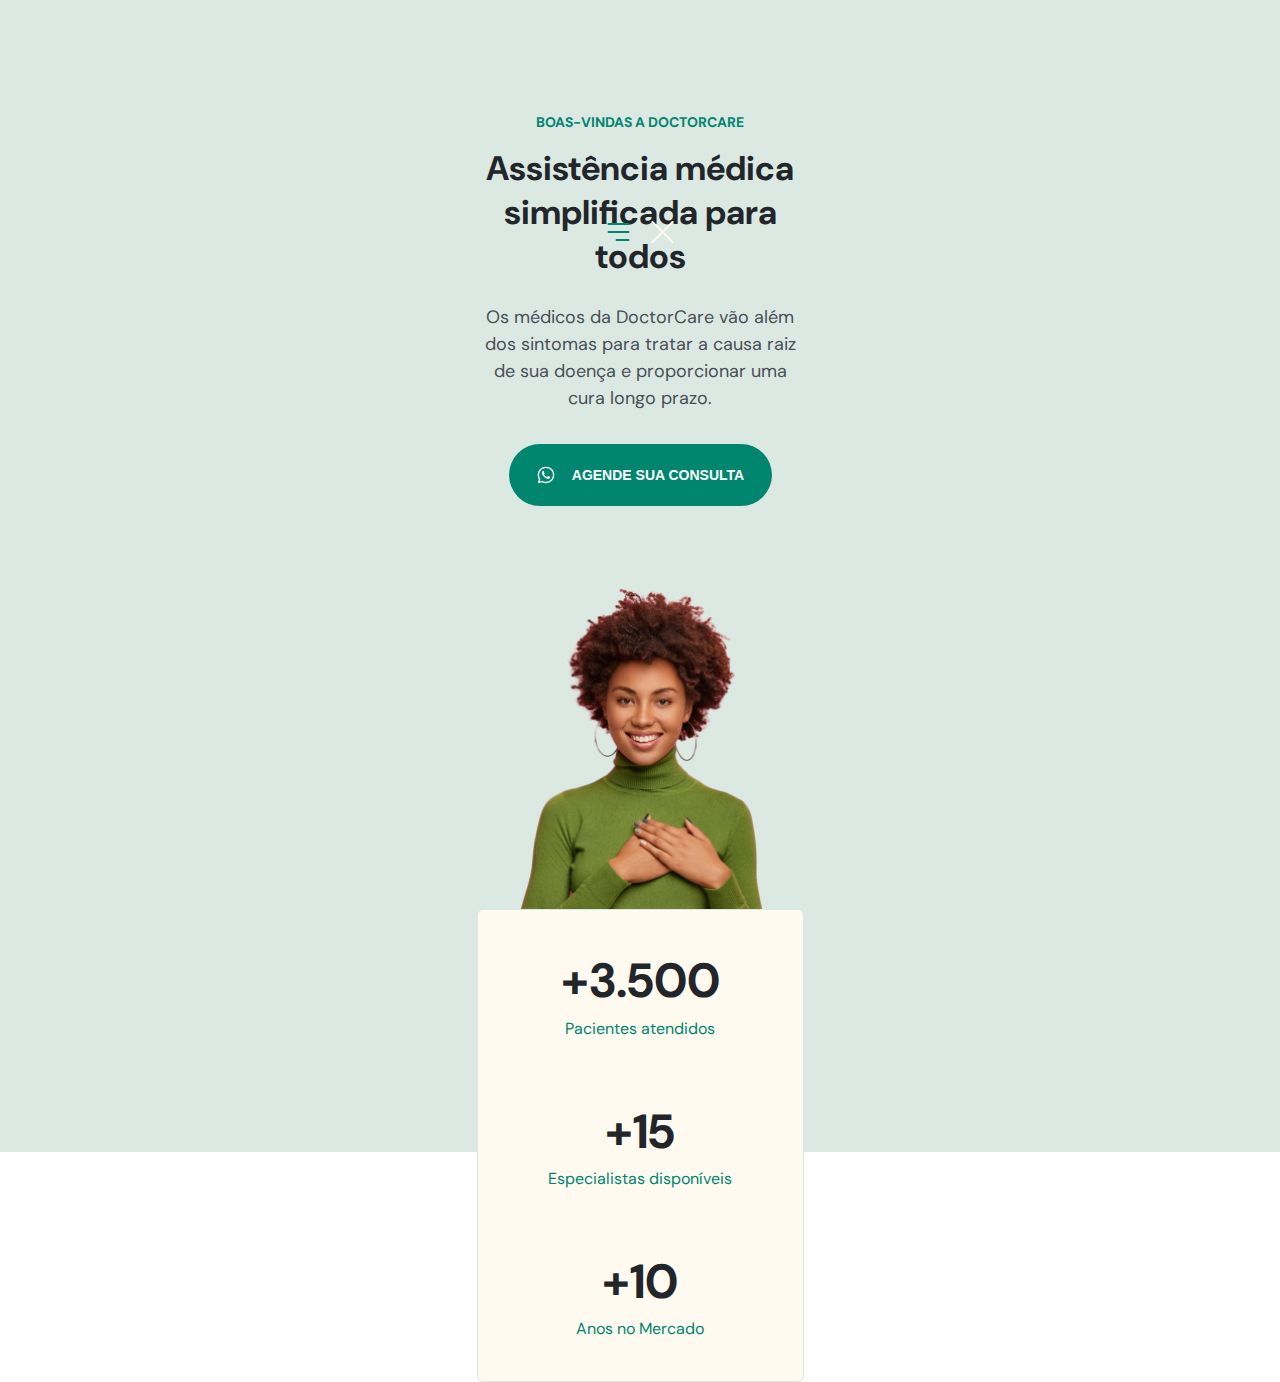
<file: index.html>
<!DOCTYPE html>
<html lang="pt-br">
<head>
    <meta charset="UTF-8">
    <meta name="viewport" content="width=device-width, initial-scale=1.0">
    <title>DoctorCare</title>
      
<link rel="stylesheet" href="style.css"/>
<link rel="preconnect" href="https://fonts.googleapis.com">
<link rel="preconnect" href="https://fonts.gstatic.com" crossorigin>
<link href="https://fonts.googleapis.com/css2?family=DM+Sans:wght@400;700&display=swap" rel="stylesheet">

</head>
<body onscroll="onScroll()" class="">
    <nav id="navigation" class="">
        <div class="wrapper"> 
            <!--SVG LOGO-->
            <a class="logo" href="#">
                 <svg width="133" height="18" viewBox="0 0 133 18" fill="none" xmlns="http://www.w3.org/2000/svg">
                 <path d="M0 17.088V0.287999H5.16C8.12 0.287999 10.296 1.04 11.688 2.544C13.096 4.048 13.8 6.112 13.8 8.736C13.8 11.312 13.096 13.352 11.688 14.856C10.296 16.344 8.12 17.088 5.16 17.088H0ZM2.016 15.408H5.112C6.744 15.408 8.04 15.144 9 14.616C9.976 14.072 10.672 13.304 11.088 12.312C11.504 11.304 11.712 10.112 11.712 8.736C11.712 7.328 11.504 6.12 11.088 5.112C10.672 4.104 9.976 3.328 9 2.784C8.04 2.24 6.744 1.968 5.112 1.968H2.016V15.408Z" fill="#212529"/>
                 <path d="M22.4949 17.376C21.3749 17.376 20.3669 17.12 19.4709 16.608C18.5749 16.096 17.8629 15.376 17.3349 14.448C16.8229 13.504 16.5669 12.4 16.5669 11.136C16.5669 9.872 16.8309 8.776 17.3589 7.848C17.8869 6.904 18.5989 6.176 19.4949 5.664C20.4069 5.152 21.4229 4.896 22.5429 4.896C23.6629 4.896 24.6709 5.152 25.5669 5.664C26.4629 6.176 27.1669 6.904 27.6789 7.848C28.2069 8.776 28.4709 9.872 28.4709 11.136C28.4709 12.4 28.2069 13.504 27.6789 14.448C27.1509 15.376 26.4309 16.096 25.5189 16.608C24.6229 17.12 23.6149 17.376 22.4949 17.376ZM22.4949 15.648C23.1829 15.648 23.8229 15.48 24.4149 15.144C25.0069 14.808 25.4869 14.304 25.8549 13.632C26.2229 12.96 26.4069 12.128 26.4069 11.136C26.4069 10.144 26.2229 9.312 25.8549 8.64C25.5029 7.968 25.0309 7.464 24.4389 7.128C23.8469 6.792 23.2149 6.624 22.5429 6.624C21.8549 6.624 21.2149 6.792 20.6229 7.128C20.0309 7.464 19.5509 7.968 19.1829 8.64C18.8149 9.312 18.6309 10.144 18.6309 11.136C18.6309 12.128 18.8149 12.96 19.1829 13.632C19.5509 14.304 20.0229 14.808 20.5989 15.144C21.1909 15.48 21.8229 15.648 22.4949 15.648Z" fill="#212529"/>
                 <path d="M37.2261 17.376C36.0901 17.376 35.0661 17.12 34.1541 16.608C33.2581 16.08 32.5461 15.352 32.0181 14.424C31.5061 13.48 31.2501 12.384 31.2501 11.136C31.2501 9.888 31.5061 8.8 32.0181 7.872C32.5461 6.928 33.2581 6.2 34.1541 5.688C35.0661 5.16 36.0901 4.896 37.2261 4.896C38.6341 4.896 39.8181 5.264 40.7781 6C41.7541 6.736 42.3701 7.72 42.6261 8.952H40.5621C40.4021 8.216 40.0101 7.648 39.3861 7.248C38.7621 6.832 38.0341 6.624 37.2021 6.624C36.5301 6.624 35.8981 6.792 35.3061 7.128C34.7141 7.464 34.2341 7.968 33.8661 8.64C33.4981 9.312 33.3141 10.144 33.3141 11.136C33.3141 12.128 33.4981 12.96 33.8661 13.632C34.2341 14.304 34.7141 14.816 35.3061 15.168C35.8981 15.504 36.5301 15.672 37.2021 15.672C38.0341 15.672 38.7621 15.472 39.3861 15.072C40.0101 14.656 40.4021 14.072 40.5621 13.32H42.6261C42.3861 14.52 41.7781 15.496 40.8021 16.248C39.8261 17 38.6341 17.376 37.2261 17.376Z" fill="#212529"/>
                 <path d="M50.2974 17.088C49.2094 17.088 48.3534 16.824 47.7294 16.296C47.1054 15.768 46.7934 14.816 46.7934 13.44V6.888H44.7294V5.184H46.7934L47.0574 2.328H48.8094V5.184H52.3134V6.888H48.8094V13.44C48.8094 14.192 48.9614 14.704 49.2654 14.976C49.5694 15.232 50.1054 15.36 50.8734 15.36H52.1214V17.088H50.2974Z" fill="#212529"/>
                 <path d="M60.4506 17.376C59.3306 17.376 58.3226 17.12 57.4266 16.608C56.5306 16.096 55.8186 15.376 55.2906 14.448C54.7786 13.504 54.5226 12.4 54.5226 11.136C54.5226 9.872 54.7866 8.776 55.3146 7.848C55.8426 6.904 56.5546 6.176 57.4506 5.664C58.3626 5.152 59.3786 4.896 60.4986 4.896C61.6186 4.896 62.6266 5.152 63.5226 5.664C64.4186 6.176 65.1226 6.904 65.6346 7.848C66.1626 8.776 66.4266 9.872 66.4266 11.136C66.4266 12.4 66.1626 13.504 65.6346 14.448C65.1066 15.376 64.3866 16.096 63.4746 16.608C62.5786 17.12 61.5706 17.376 60.4506 17.376ZM60.4506 15.648C61.1386 15.648 61.7786 15.48 62.3706 15.144C62.9626 14.808 63.4426 14.304 63.8106 13.632C64.1786 12.96 64.3626 12.128 64.3626 11.136C64.3626 10.144 64.1786 9.312 63.8106 8.64C63.4586 7.968 62.9866 7.464 62.3946 7.128C61.8026 6.792 61.1706 6.624 60.4986 6.624C59.8106 6.624 59.1706 6.792 58.5786 7.128C57.9866 7.464 57.5066 7.968 57.1386 8.64C56.7706 9.312 56.5866 10.144 56.5866 11.136C56.5866 12.128 56.7706 12.96 57.1386 13.632C57.5066 14.304 57.9786 14.808 58.5546 15.144C59.1466 15.48 59.7786 15.648 60.4506 15.648Z" fill="#212529"/>
                 <path d="M69.7097 17.088V5.184H71.5337L71.7017 7.464C72.0697 6.68 72.6297 6.056 73.3817 5.592C74.1337 5.128 75.0617 4.896 76.1657 4.896V7.008H75.6137C74.9097 7.008 74.2617 7.136 73.6697 7.392C73.0777 7.632 72.6057 8.048 72.2537 8.64C71.9017 9.232 71.7257 10.048 71.7257 11.088V17.088H69.7097Z" fill="#212529"/>
                 <path d="M86.4924 17.376C84.7964 17.376 83.3404 17.016 82.1244 16.296C80.9084 15.56 79.9724 14.544 79.3164 13.248C78.6604 11.936 78.3324 10.424 78.3324 8.712C78.3324 7 78.6604 5.488 79.3164 4.176C79.9724 2.864 80.9084 1.84 82.1244 1.104C83.3404 0.368 84.7964 0 86.4924 0C88.5084 0 90.1564 0.504 91.4364 1.512C92.7324 2.504 93.5404 3.904 93.8604 5.712H90.4764C90.2684 4.8 89.8204 4.088 89.1324 3.576C88.4604 3.048 87.5644 2.784 86.4444 2.784C84.8924 2.784 83.6764 3.312 82.7964 4.368C81.9164 5.424 81.4764 6.872 81.4764 8.712C81.4764 10.552 81.9164 12 82.7964 13.056C83.6764 14.096 84.8924 14.616 86.4444 14.616C87.5644 14.616 88.4604 14.376 89.1324 13.896C89.8204 13.4 90.2684 12.72 90.4764 11.856H93.8604C93.5404 13.584 92.7324 14.936 91.4364 15.912C90.1564 16.888 88.5084 17.376 86.4924 17.376Z" fill="#00856F"/>
                 <path d="M101.092 17.376C100.068 17.376 99.2278 17.216 98.5718 16.896C97.9158 16.56 97.4277 16.12 97.1077 15.576C96.7877 15.032 96.6278 14.432 96.6278 13.776C96.6278 12.672 97.0598 11.776 97.9238 11.088C98.7878 10.4 100.084 10.056 101.812 10.056H104.836V9.768C104.836 8.952 104.604 8.352 104.14 7.968C103.676 7.584 103.1 7.392 102.412 7.392C101.788 7.392 101.244 7.544 100.78 7.848C100.316 8.136 100.028 8.568 99.9157 9.144H96.9157C96.9957 8.28 97.2837 7.528 97.7797 6.888C98.2917 6.248 98.9477 5.76 99.7477 5.424C100.548 5.072 101.444 4.896 102.436 4.896C104.132 4.896 105.468 5.32 106.444 6.168C107.42 7.016 107.908 8.216 107.908 9.768V17.088H105.292L105.004 15.168C104.652 15.808 104.156 16.336 103.516 16.752C102.892 17.168 102.084 17.376 101.092 17.376ZM101.788 14.976C102.668 14.976 103.348 14.688 103.828 14.112C104.324 13.536 104.636 12.824 104.764 11.976H102.148C101.332 11.976 100.748 12.128 100.396 12.432C100.044 12.72 99.8678 13.08 99.8678 13.512C99.8678 13.976 100.044 14.336 100.396 14.592C100.748 14.848 101.212 14.976 101.788 14.976Z" fill="#00856F"/>
                 <path d="M111.319 17.088V5.184H114.055L114.343 7.416C114.775 6.648 115.359 6.04 116.095 5.592C116.847 5.128 117.727 4.896 118.735 4.896V8.136H117.871C117.199 8.136 116.599 8.24 116.071 8.448C115.543 8.656 115.127 9.016 114.823 9.528C114.535 10.04 114.391 10.752 114.391 11.664V17.088H111.319Z" fill="#00856F"/>
                 <path d="M126.888 17.376C125.688 17.376 124.624 17.12 123.696 16.608C122.768 16.096 122.04 15.376 121.512 14.448C120.984 13.52 120.72 12.448 120.72 11.232C120.72 10 120.976 8.904 121.488 7.944C122.016 6.984 122.736 6.24 123.648 5.712C124.576 5.168 125.664 4.896 126.912 4.896C128.08 4.896 129.112 5.152 130.008 5.664C130.904 6.176 131.6 6.88 132.096 7.776C132.608 8.656 132.864 9.64 132.864 10.728C132.864 10.904 132.856 11.088 132.84 11.28C132.84 11.472 132.832 11.672 132.816 11.88H123.768C123.832 12.808 124.152 13.536 124.728 14.064C125.32 14.592 126.032 14.856 126.864 14.856C127.488 14.856 128.008 14.72 128.424 14.448C128.856 14.16 129.176 13.792 129.384 13.344H132.504C132.28 14.096 131.904 14.784 131.376 15.408C130.864 16.016 130.224 16.496 129.456 16.848C128.704 17.2 127.848 17.376 126.888 17.376ZM126.912 7.392C126.16 7.392 125.496 7.608 124.92 8.04C124.344 8.456 123.976 9.096 123.816 9.96H129.744C129.696 9.176 129.408 8.552 128.88 8.088C128.352 7.624 127.696 7.392 126.912 7.392Z" fill="#00856F"/>
                 </svg>
            </a>

            <div class="menu">
                <ul (1)>
                    <li><a href="#">Ínício</a></li>
                    <li><a href="#">Sobre</a></li>
                    <li><a href="#">Serviços</a></li>
                </ul>

                <a class="button" href="#">Agende sua consulta</a>
 
                <ul class="social-links">
                    <li><a target="_blank" href="https://instagram.com/isabelamarques"><svg width="24" height="24" viewBox="0 0 24 24" fill="none" xmlns="http://www.w3.org/2000/svg">
<path d="M17 1.99997H7C4.23858 1.99997 2 4.23855 2 6.99997V17C2 19.7614 4.23858 22 7 22H17C19.7614 22 22 19.7614 22 17V6.99997C22 4.23855 19.7614 1.99997 17 1.99997Z" stroke="#FFFAF1" stroke-width="2" stroke-linecap="round" stroke-linejoin="round"/>
<path d="M15.9997 11.3701C16.1231 12.2023 15.981 13.0523 15.5935 13.7991C15.206 14.5459 14.5929 15.1515 13.8413 15.5297C13.0898 15.908 12.2382 16.0397 11.4075 15.906C10.5768 15.7723 9.80947 15.3801 9.21455 14.7852C8.61962 14.1903 8.22744 13.4229 8.09377 12.5923C7.96011 11.7616 8.09177 10.91 8.47003 10.1584C8.84829 9.40691 9.45389 8.7938 10.2007 8.4063C10.9475 8.0188 11.7975 7.87665 12.6297 8.00006C13.4786 8.12594 14.2646 8.52152 14.8714 9.12836C15.4782 9.73521 15.8738 10.5211 15.9997 11.3701Z" stroke="#FFFAF1" stroke-width="2" stroke-linecap="round" stroke-linejoin="round"/>
<path d="M17.5 6.49997H17.51" stroke="#FFFAF1" stroke-width="2" stroke-linecap="round" stroke-linejoin="round"/>
                        </svg>
                        </a></li>
                    <li><a target="_blank" href="https://facebook.com/isabelamarq"><svg width="24" height="24" viewBox="0 0 24 24" fill="none" xmlns="http://www.w3.org/2000/svg">
                        <path d="M18 1.99997H15C13.6739 1.99997 12.4021 2.52675 11.4645 3.46444C10.5268 4.40212 10 5.67389 10 6.99997V9.99997H7V14H10V22H14V14H17L18 9.99997H14V6.99997C14 6.73475 14.1054 6.4804 14.2929 6.29286C14.4804 6.10533 14.7348 5.99997 15 5.99997H18V1.99997Z" stroke="#FFFAF1" stroke-width="2" stroke-linecap="round" stroke-linejoin="round"/>
                        </svg>
                        </a></li>
                    <li><a target="_blank" href="https://youtube.com/isabelamarques"><svg width="24" height="24" viewBox="0 0 24 24" fill="none" xmlns="http://www.w3.org/2000/svg">
                        <path d="M22.5396 6.42C22.4208 5.94541 22.1789 5.51057 21.8382 5.15941C21.4976 4.80824 21.0703 4.55318 20.5996 4.42C18.8796 4 11.9996 4 11.9996 4C11.9996 4 5.1196 4 3.3996 4.46C2.92884 4.59318 2.50157 4.84824 2.16094 5.19941C1.82031 5.55057 1.57838 5.98541 1.4596 6.46C1.14481 8.20556 0.990831 9.97631 0.999595 11.75C0.988374 13.537 1.14236 15.3213 1.4596 17.08C1.59055 17.5398 1.8379 17.9581 2.17774 18.2945C2.51758 18.6308 2.93842 18.8738 3.3996 19C5.1196 19.46 11.9996 19.46 11.9996 19.46C11.9996 19.46 18.8796 19.46 20.5996 19C21.0703 18.8668 21.4976 18.6118 21.8382 18.2606C22.1789 17.9094 22.4208 17.4746 22.5396 17C22.852 15.2676 23.0059 13.5103 22.9996 11.75C23.0108 9.96295 22.8568 8.1787 22.5396 6.42Z" stroke="#FFFAF1" stroke-width="2" stroke-linecap="round" stroke-linejoin="round"/>
                        <path d="M9.75 15.02L15.5 11.75L9.75 8.48001V15.02Z" stroke="#FFFAF1" stroke-width="2" stroke-linecap="round" stroke-linejoin="round"/>
                        </svg>
                        </a></li>
                </ul>
            </div>
       
        <button 
        onclick="openMenu()"
        class="open-menu">
            <!--SVG MENU-->
            <svg width="40" height="40" viewBox="0 0 40 40" fill="none" xmlns="http://www.w3.org/2000/svg">
                <path d="M10 20H30" stroke="#00856F" stroke-width="2" stroke-linecap="round" stroke-linejoin="round"/>
                <path d="M10 12H30" stroke="#00856F" stroke-width="2" stroke-linecap="round" stroke-linejoin="round"/>
                <path d="M18 28L30 28" stroke="#00856F" stroke-width="2" stroke-linecap="round" stroke-linejoin="round"/>
            </svg>
        </button>
        
        <button 
        onclick="closeMenu()"
        class="close-menu">
            <svg width="40" height="40" viewBox="0 0 40 40" fill="none" xmlns="http://www.w3.org/2000/svg">
            <path d="M30 10L10 30M10 10L30 30" stroke="#FFFAF1" stroke-width="2" stroke-linecap="round" stroke-linejoin="round"/>
            </svg>
        </button>
    </div> 
    </nav>

    <header class="wrapper">
        <h4>BOAS-VINDAS A DOCTORCARE</h4>
        <h1> Assistência médica simplificada para todos</h1>
        <p>Os médicos da DoctorCare vão além 
            dos sintomas para tratar a causa 
            raiz de sua
            doença e proporcionar uma cura
            longo prazo.</p>
        <button>
            <svg width="20" height="20" viewBox="0 0 20 20" fill="none" xmlns="http://www.w3.org/2000/svg">
                <path d="M13.8337 11.6667C13.667 11.5833 12.5837 11.0833 12.417 11C12.2503 10.9167 12.0837 10.9167 11.917 11.0833C11.7503 11.25 11.417 11.75 11.2503 11.9167C11.167 12.0833 11.0003 12.0833 10.8337 12C10.2503 11.75 9.66699 11.4167 9.16699 11C8.75033 10.5833 8.33366 10.0833 8.00033 9.58334C7.91699 9.41668 8.00033 9.25001 8.08366 9.16668C8.16699 9.08334 8.25033 8.91668 8.41699 8.83334C8.50033 8.75001 8.58366 8.58334 8.58366 8.50001C8.66699 8.41668 8.66699 8.25001 8.58366 8.16668C8.50033 8.08334 8.08366 7.08334 7.91699 6.66668C7.83366 6.08334 7.66699 6.08334 7.50033 6.08334C7.41699 6.08334 7.25033 6.08334 7.08366 6.08334C6.91699 6.08334 6.66699 6.25001 6.58366 6.33334C6.08366 6.83334 5.83366 7.41668 5.83366 8.08334C5.91699 8.83334 6.16699 9.58334 6.66699 10.25C7.58366 11.5833 8.75033 12.6667 10.167 13.3333C10.5837 13.5 10.917 13.6667 11.3337 13.75C11.7503 13.9167 12.167 13.9167 12.667 13.8333C13.2503 13.75 13.7503 13.3333 14.0837 12.8333C14.2503 12.5 14.2503 12.1667 14.167 11.8333C14.167 11.8333 14.0003 11.75 13.8337 11.6667ZM15.917 4.08334C12.667 0.833344 7.41699 0.833344 4.16699 4.08334C1.50033 6.75001 1.00033 10.8333 2.83366 14.0833L1.66699 18.3333L6.08366 17.1667C7.33366 17.8333 8.66699 18.1667 10.0003 18.1667C14.5837 18.1667 18.2503 14.5 18.2503 9.91668C18.3337 7.75001 17.417 5.66668 15.917 4.08334ZM13.667 15.75C12.5837 16.4167 11.3337 16.8333 10.0003 16.8333C8.75033 16.8333 7.58366 16.5 6.50033 15.9167L6.25033 15.75L3.66699 16.4167L4.33366 13.9167L4.16699 13.6667C2.16699 10.3333 3.16699 6.16668 6.41699 4.08334C9.66699 2.00001 13.8337 3.08334 15.8337 6.25001C17.8337 9.50001 16.917 13.75 13.667 15.75Z" fill="white"/>
                </svg>        
            Agende sua consulta</button>

        <img src="assets\image.png" alt="">

        <div class="stats">
            <div class="stat">
                <h3>+3.500</h3>
                <p>Pacientes atendidos</p>
            </div>
            <div class="stat">
                <h3>+15</h3>
                <p>Especialistas disponíveis</p>
            </div>
            <div class="stat">
                <h3>+10</h3>
                <p>Anos no Mercado</p>
            </div>
        </div>
    </header>
    <script src="main.js">
    </script>
</body>
</html>
</file>
<file: style.css>
/*===============GERAL===============*/

*{  
    margin: 0;
    padding: 0;
    box-sizing: border-box;
}

:root {
    --primary-color: hsl(170, 100%, 26%);
    --headline: hsl(210, 11%, 15%);
    --paragraph: hsl(210, 9%, 31%);
    --brand-beige: hsl(39, 100%, 97%);
    --brand-light: hsl(148, 23%, 89%);

    font-size: 62.5%; /* 1rem = 10px */
    --nav-height: 7.2rem;
}

html,
body{
    width: 100%;
    height: 100%;
}

body{
    font-family: 'DM Sans';
    font-size: 1.6rem;
    text-align: center;
}

.wrapper{
    width: 37.5rem;
    margin-inline: auto;
    padding-inline: 2.4rem;
}

ul{
    list-style: none;
}
/*===============HEADER===============*/

header{
    margin-top: calc(4.1rem + var(--nav-height));
}

header::before{
    content: '';
    width: 100%;
    height: calc(108rem + var(--nav-height));
    background-color: var(--brand-light);
    display: block;

    position: absolute;
    top: 0;
    left: 0;
    z-index: -1;
}

header h4{
    font-size: 1.4rem;
    color: var(--primary-color);
    margin-bottom: 1.6rem;

}

header h1{
    font-size: 3.4rem;
    color: var(--headline);
    line-height: 130%;
    margin-bottom: 2.4rem;
}

header p{
    font-size: 1.8rem;
    line-height: 150%;
    font-weight: 400;
    color: var(--paragraph);

    margin-bottom: 3.2rem;
}

header button{
    background: var(--primary-color);
    border: none;
    border-radius: 4rem;

    margin-bottom: 6rem;
    height: 6.2rem;
    width: 26.3rem;

    color: white;
    text-transform: uppercase;
    font-size: 1.4rem;
    font-weight: 700;

    display: flex;       /*AGENDE SUA CONSULTA ao centro*/
    align-items: center;
    justify-content: center;
    gap: 1.6rem;

    margin-right: auto; /*botão alinhado ao centro*/
    margin-left: auto;
}

header img{
    width: 26.4rem;
    display: block;
    margin-inline: auto;
    object-position: 0 2rem;
}

.stats{
    width: 32.7rem;
    padding-block: 4rem;

    margin-inline: auto;

    background-color: var(--brand-beige);
    border: 1px solid var(--brand-light);
    border-radius: 0.6rem;

    display: flex;
    flex-direction: column;
    justify-content: center;
    gap: 6rem;

}

.stat h3{
    font-size: 4.8rem;
    color: var(--headline);
    line-height: 130%;

    margin-bottom: 0.4rem;
}

.stat p{
    margin: 0;
    color: var(--primary-color);
    font-size: 1.6rem;
    line-height: 1.6rem;
    line-height: 150%;
}

/*===============NAVIGATION===============*/

nav{
    display: flex;
    align-items: center;

    height: var(--nav-height);

    position: fixed;
    top:0;
    left: 50%;
    transform: translateX(-50%);
}

nav.wrapper{
    display: flex;
    align-items: center;
    justify-content: space-between;

}

nav.scroll{
    background: var(--primary-color);
    width: 100vw;
}

nav.scroll svg:nth-child(1) path{
    fill: white;

}

nav.scroll button path{
    stroke: white;
}

nav button{
    background: none;
    border: none;
    cursor: pointer;
}

/*===============MENU-EXPANDED===============*/

body.menu-expanded {
    overflow: hidden;
}

body.menu-expanded > :not(nav){
 display: none;
}

.menu,
.close-menu
body.menu-expanded .open-menu{
    opacity: 0;
    visibility: hidden;
}

body.menu-expanded .menu,
body.menu-expanded .close-menu{
    opacity: 1;
    visibility: visible;
}

body.menu-expanded .menu{
    position: fixed;
    top: 0;
    left: 0;
    background: var(--primary-color);
    width: 100vw;
    height: 100vw;

    padding-top: var(--nav-height);
}

body.menu-expanded nav{
    position: relative;
}

.menu ul:nth-child(1){
    display: flex;
    flex-direction: column;
    gap: 4.8rem;

    margin-top: 6rem;
    
    font-weight: 700;
    font-size: 2.4rem;
    line-height: 3.1rem;
}

.menu ul li a{
    color: white;
    text-decoration: none;
}

.menu .button {
    background: white;
    border-radius: 4rem;
    font-weight: 700;
    font-size: 1.8rem;
    line-height: 2.3rem;
    text-transform: uppercase;
    text-decoration: none;

    color: var(--primary-color);

    display: inline-block;
    padding: 16px 32px;
    margin-top: 4rem;
}

.social-links{
    display: flex;
    align-items: center;
    justify-content: center;
    gap: 3.2rem;
}

body.menu-expanded .logo,
body.menu-expanded nav button{
    position: relative;
    z-index: 100;
}

body.menu-expanded .logo path{
    fill: white;
    stroke: white;
}

body.menu-expanded button path{
    stroke: white;
}
</file>
